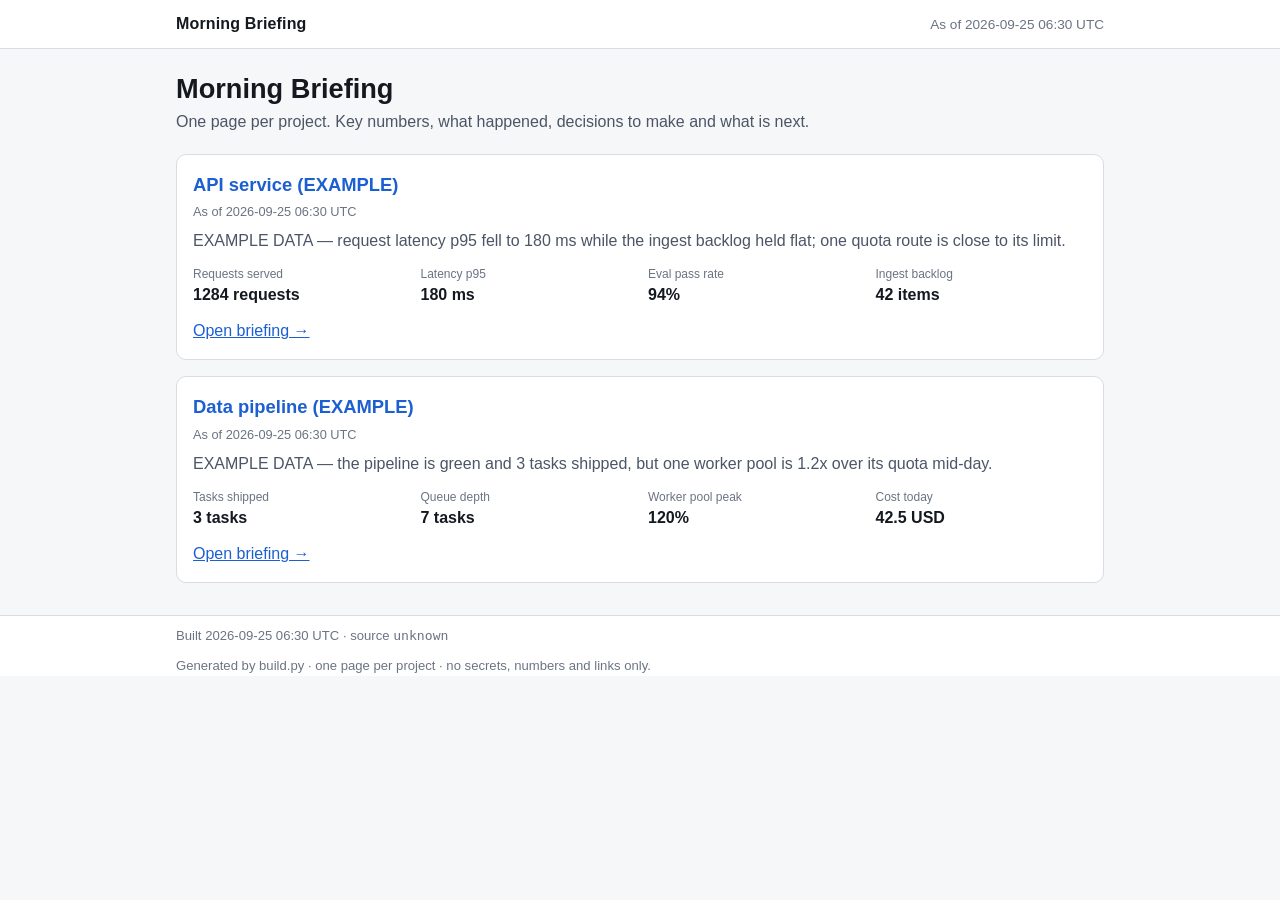
<file: docs/index.html>
<!DOCTYPE html>
<html lang="en" data-kind="index">
<head>
<meta charset="utf-8">
<meta name="viewport" content="width=device-width, initial-scale=1">
<meta name="color-scheme" content="light dark">
<meta name="description" content="Morning briefing">
<title>Morning Briefing</title>
<link rel="stylesheet" href="style.css">
</head>
<body>
<a class="skip-link" href="#main">Skip to content</a>
<header class="site-header">
  <div class="wrap header-inner">
    <p class="brand"><a href="index.html">Morning Briefing</a></p>
    <p class="as-of">As of <time datetime="2026-09-25T06:30:00Z">2026-09-25 06:30 UTC</time></p>
  </div>
</header>
<main id="main" class="wrap">
<h1 class="page-title">Morning Briefing</h1>
<p class="lede">One page per project. Key numbers, what happened, decisions to make and what is next.</p>
<section class="cards" aria-label="Projects">
<article class="card project-card"><h2><a href="example-api.html">API service (EXAMPLE)</a></h2><p class="as-of">As of 2026-09-25 06:30 UTC</p><p class="headline">EXAMPLE DATA — request latency p95 fell to 180 ms while the ingest backlog held flat; one quota route is close to its limit.</p><ul class="mini-tiles"><li><span class="m-label">Requests served</span><span class="m-value">1284 requests</span></li><li><span class="m-label">Latency p95</span><span class="m-value">180 ms</span></li><li><span class="m-label">Eval pass rate</span><span class="m-value">94%</span></li><li><span class="m-label">Ingest backlog</span><span class="m-value">42 items</span></li></ul><p class="more"><a href="example-api.html">Open briefing →</a></p></article><article class="card project-card"><h2><a href="example-pipeline.html">Data pipeline (EXAMPLE)</a></h2><p class="as-of">As of 2026-09-25 06:30 UTC</p><p class="headline">EXAMPLE DATA — the pipeline is green and 3 tasks shipped, but one worker pool is 1.2x over its quota mid-day.</p><ul class="mini-tiles"><li><span class="m-label">Tasks shipped</span><span class="m-value">3 tasks</span></li><li><span class="m-label">Queue depth</span><span class="m-value">7 tasks</span></li><li><span class="m-label">Worker pool peak</span><span class="m-value">120%</span></li><li><span class="m-label">Cost today</span><span class="m-value">42.5 USD</span></li></ul><p class="more"><a href="example-pipeline.html">Open briefing →</a></p></article>
</section>

</main>
<footer class="site-footer">
  <div class="wrap">
    <p>Built <time datetime="2026-09-25T06:30:00Z">2026-09-25 06:30 UTC</time> · source <code>unknown</code></p>
    <p class="muted">Generated by build.py · one page per project · no secrets, numbers and links only.</p>
  </div>
</footer>
</body>
</html>
</file>
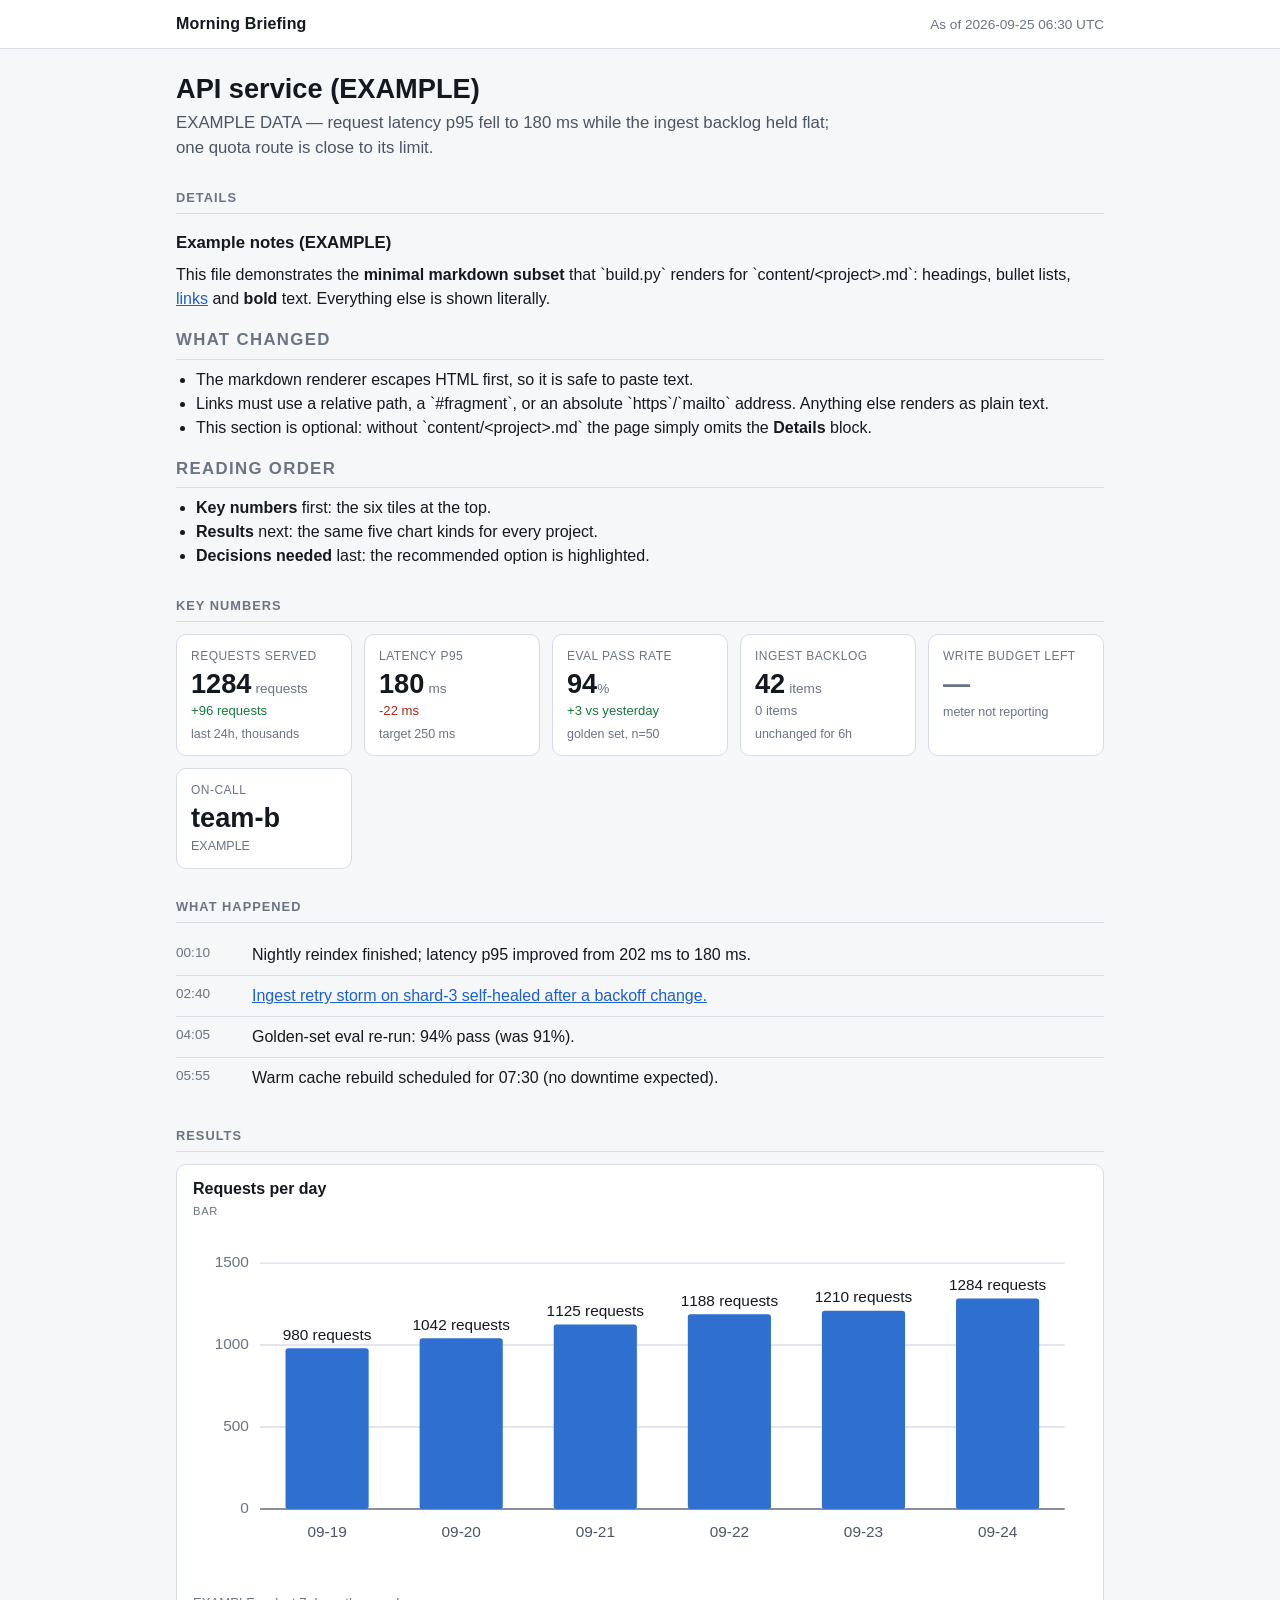
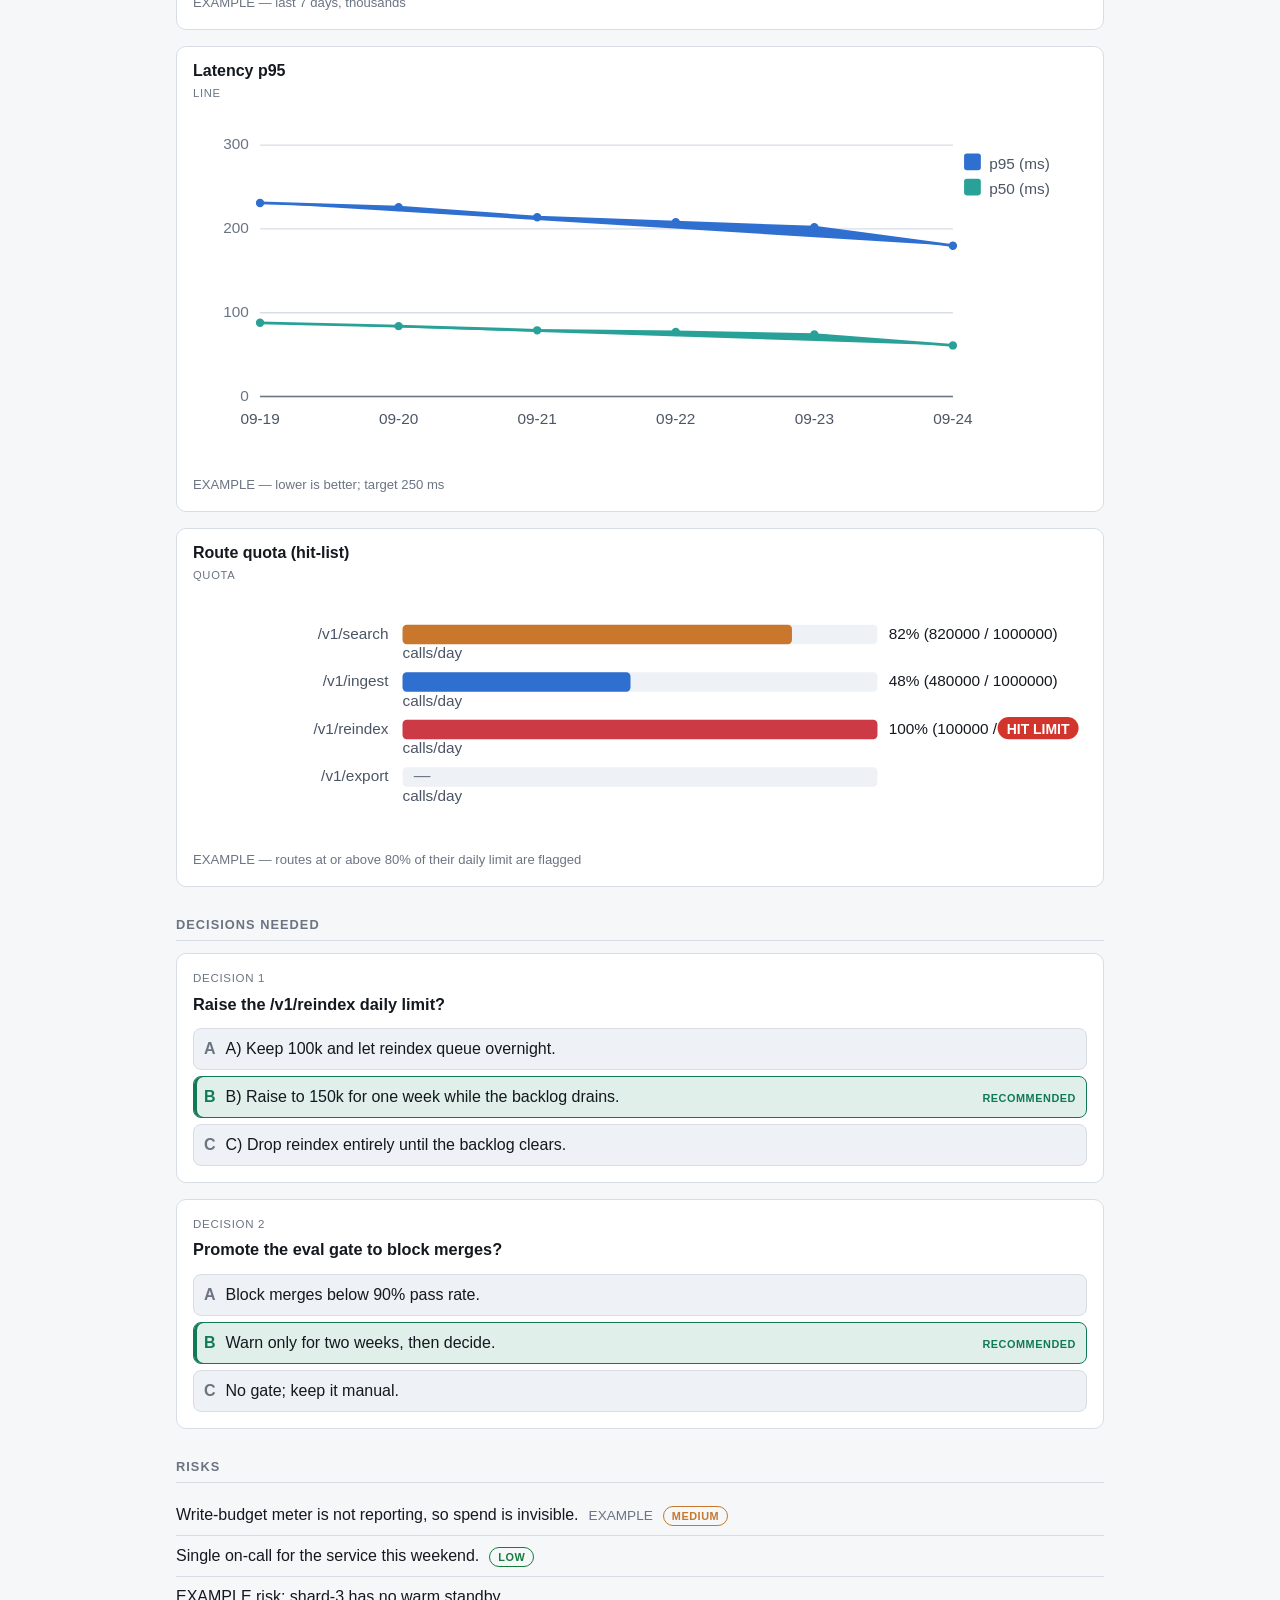
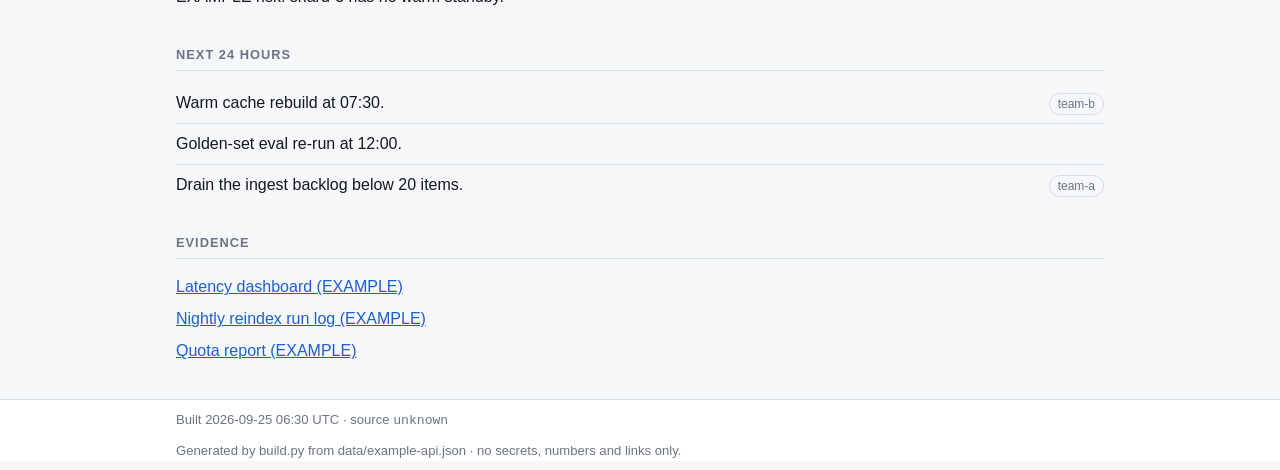
<file: docs/example-api.html>
<!DOCTYPE html>
<html lang="en" data-kind="project">
<head>
<meta charset="utf-8">
<meta name="viewport" content="width=device-width, initial-scale=1">
<meta name="color-scheme" content="light dark">
<meta name="description" content="Morning briefing">
<title>API service (EXAMPLE) — Morning Briefing</title>
<link rel="stylesheet" href="style.css">
</head>
<body>
<a class="skip-link" href="#main">Skip to content</a>
<header class="site-header">
  <div class="wrap header-inner">
    <p class="brand"><a href="index.html">Morning Briefing</a></p>
    <p class="as-of">As of <time datetime="2026-09-25T06:30:00Z">2026-09-25 06:30 UTC</time></p>
  </div>
</header>
<main id="main" class="wrap">
<header class="project-head">
  <h1 class="page-title">API service (EXAMPLE)</h1>
  <p class="headline">EXAMPLE DATA — request latency p95 fell to 180 ms while the ingest backlog held flat; one quota route is close to its limit.</p>
</header>
<section id="details" class="section"><h2>Details</h2><div class="markdown"><h1>Example notes (EXAMPLE)</h1>
<p>This file demonstrates the <strong>minimal markdown subset</strong> that `build.py` renders for `content/&lt;project&gt;.md`: headings, bullet lists, <a href="index.html">links</a> and <strong>bold</strong> text. Everything else is shown literally.</p>
<h2>What changed</h2>
<ul><li>The markdown renderer escapes HTML first, so it is safe to paste text.</li><li>Links must use a relative path, a `#fragment`, or an absolute `https`/`mailto` address. Anything else renders as plain text.</li><li>This section is optional: without `content/&lt;project&gt;.md` the page simply omits the <strong>Details</strong> block.</li></ul>
<h2>Reading order</h2>
<ul><li><strong>Key numbers</strong> first: the six tiles at the top.</li><li><strong>Results</strong> next: the same five chart kinds for every project.</li><li><strong>Decisions needed</strong> last: the recommended option is highlighted.</li></ul></div></section>
<section id="tiles" class="section">
  <h2>Key numbers</h2>
  <div class="tiles"><div class="tile"><p class="tile-label">Requests served</p><p class="tile-value">1284<span class="tile-unit">requests</span></p><p class="tile-delta up">+96 requests</p><p class="tile-note">last 24h, thousands</p></div><div class="tile"><p class="tile-label">Latency p95</p><p class="tile-value">180<span class="tile-unit">ms</span></p><p class="tile-delta down">-22 ms</p><p class="tile-note">target 250 ms</p></div><div class="tile"><p class="tile-label">Eval pass rate</p><p class="tile-value">94<span class="tile-unit tight">%</span></p><p class="tile-delta up">+3 vs yesterday</p><p class="tile-note">golden set, n=50</p></div><div class="tile"><p class="tile-label">Ingest backlog</p><p class="tile-value">42<span class="tile-unit">items</span></p><p class="tile-delta flat">0 items</p><p class="tile-note">unchanged for 6h</p></div><div class="tile"><p class="tile-label">Write budget left</p><p class="tile-value unknown">—</p><p class="tile-note">meter not reporting</p></div><div class="tile"><p class="tile-label">On-call</p><p class="tile-value">team-b</p><p class="tile-note">EXAMPLE</p></div></div>
</section>
<section id="timeline" class="section">
  <h2>What happened</h2>
  <ol class="timeline"><li><span class="t-time">00:10</span><span class="t-text">Nightly reindex finished; latency p95 improved from 202 ms to 180 ms.</span></li><li><span class="t-time">02:40</span><span class="t-text"><a href="https://example.com/api/runs/7741">Ingest retry storm on shard-3 self-healed after a backoff change.</a></span></li><li><span class="t-time">04:05</span><span class="t-text">Golden-set eval re-run: 94% pass (was 91%).</span></li><li><span class="t-time">05:55</span><span class="t-text">Warm cache rebuild scheduled for 07:30 (no downtime expected).</span></li></ol>
</section>
<section id="results" class="section">
  <h2>Results</h2>
  <figure class="card chart-card"><figcaption><h3>Requests per day</h3><p class="kind">bar</p></figcaption><svg class="chart" viewBox="0 0 640 260" width="100%" height="260" preserveAspectRatio="xMidYMid meet" role="img" aria-label="Requests per day"><line class="grid" x1="48" y1="204" x2="624" y2="204"/><text class="tick" x="40" y="207" text-anchor="end">0</text><line class="grid" x1="48" y1="145.33" x2="624" y2="145.33"/><text class="tick" x="40" y="148.33" text-anchor="end">500</text><line class="grid" x1="48" y1="86.67" x2="624" y2="86.67"/><text class="tick" x="40" y="89.67" text-anchor="end">1000</text><line class="grid" x1="48" y1="28" x2="624" y2="28"/><text class="tick" x="40" y="31" text-anchor="end">1500</text><line class="axis" x1="48" y1="204" x2="624" y2="204"/><rect class="s0 bar" x="66.24" y="89.01" width="59.52" height="114.99" rx="2"/><text class="value" x="96" y="83.01" text-anchor="middle">980 requests</text><text class="cat" x="96" y="224" text-anchor="middle">09-19</text><rect class="s0 bar" x="162.24" y="81.74" width="59.52" height="122.26" rx="2"/><text class="value" x="192" y="75.74" text-anchor="middle">1042 requests</text><text class="cat" x="192" y="224" text-anchor="middle">09-20</text><rect class="s0 bar" x="258.24" y="72" width="59.52" height="132" rx="2"/><text class="value" x="288" y="66" text-anchor="middle">1125 requests</text><text class="cat" x="288" y="224" text-anchor="middle">09-21</text><rect class="s0 bar" x="354.24" y="64.61" width="59.52" height="139.39" rx="2"/><text class="value" x="384" y="58.61" text-anchor="middle">1188 requests</text><text class="cat" x="384" y="224" text-anchor="middle">09-22</text><rect class="s0 bar" x="450.24" y="62.03" width="59.52" height="141.97" rx="2"/><text class="value" x="480" y="56.03" text-anchor="middle">1210 requests</text><text class="cat" x="480" y="224" text-anchor="middle">09-23</text><rect class="s0 bar" x="546.24" y="53.34" width="59.52" height="150.66" rx="2"/><text class="value" x="576" y="47.34" text-anchor="middle">1284 requests</text><text class="cat" x="576" y="224" text-anchor="middle">09-24</text></svg><p class="chart-note">EXAMPLE — last 7 days, thousands</p></figure><figure class="card chart-card"><figcaption><h3>Latency p95</h3><p class="kind">line</p></figcaption><svg class="chart" viewBox="0 0 640 260" width="100%" height="260" preserveAspectRatio="xMidYMid meet" role="img" aria-label="Latency p95"><line class="grid" x1="48" y1="208" x2="544" y2="208"/><text class="tick" x="40" y="211" text-anchor="end">0</text><line class="grid" x1="48" y1="148" x2="544" y2="148"/><text class="tick" x="40" y="151" text-anchor="end">100</text><line class="grid" x1="48" y1="88" x2="544" y2="88"/><text class="tick" x="40" y="91" text-anchor="end">200</text><line class="grid" x1="48" y1="28" x2="544" y2="28"/><text class="tick" x="40" y="31" text-anchor="end">300</text><line class="axis" x1="48" y1="208" x2="544" y2="208"/><polyline class="s0 line" points="48,69.4 147.2,72.4 246.4,79.6 345.6,83.2 444.8,86.8 544,100"/><circle class="s0 dot" cx="48" cy="69.4" r="2.5"/><circle class="s0 dot" cx="147.2" cy="72.4" r="2.5"/><circle class="s0 dot" cx="246.4" cy="79.6" r="2.5"/><circle class="s0 dot" cx="345.6" cy="83.2" r="2.5"/><circle class="s0 dot" cx="444.8" cy="86.8" r="2.5"/><circle class="s0 dot" cx="544" cy="100" r="2.5"/><rect class="s0 bar" x="552" y="34" width="12" height="12" rx="2"/><text class="legend" x="570" y="45">p95 (ms)</text><polyline class="s1 line" points="48,155.2 147.2,157.6 246.4,160.6 345.6,161.8 444.8,163.6 544,171.4"/><circle class="s1 dot" cx="48" cy="155.2" r="2.5"/><circle class="s1 dot" cx="147.2" cy="157.6" r="2.5"/><circle class="s1 dot" cx="246.4" cy="160.6" r="2.5"/><circle class="s1 dot" cx="345.6" cy="161.8" r="2.5"/><circle class="s1 dot" cx="444.8" cy="163.6" r="2.5"/><circle class="s1 dot" cx="544" cy="171.4" r="2.5"/><rect class="s1 bar" x="552" y="52" width="12" height="12" rx="2"/><text class="legend" x="570" y="63">p50 (ms)</text><text class="cat" x="48" y="228" text-anchor="middle">09-19</text><text class="cat" x="147.2" y="228" text-anchor="middle">09-20</text><text class="cat" x="246.4" y="228" text-anchor="middle">09-21</text><text class="cat" x="345.6" y="228" text-anchor="middle">09-22</text><text class="cat" x="444.8" y="228" text-anchor="middle">09-23</text><text class="cat" x="544" y="228" text-anchor="middle">09-24</text></svg><p class="chart-note">EXAMPLE — lower is better; target 250 ms</p></figure><figure class="card chart-card"><figcaption><h3>Route quota (hit-list)</h3><p class="kind">quota</p></figcaption><svg class="chart quota" viewBox="0 0 640 184" width="100%" height="184" preserveAspectRatio="xMidYMid meet" role="img" aria-label="Route quota (hit-list)"><text class="cat" x="140" y="37" text-anchor="end">/v1/search</text><rect class="track" x="150" y="27" width="340" height="14" rx="3"/><rect class="s2 bar" x="150" y="27" width="278.8" height="14" rx="3"/><text class="value" x="498" y="37">82% (820000 / 1000000)</text><text class="legend" x="150" y="51">calls/day</text><text class="cat" x="140" y="71" text-anchor="end">/v1/ingest</text><rect class="track" x="150" y="61" width="340" height="14" rx="3"/><rect class="s0 bar" x="150" y="61" width="163.2" height="14" rx="3"/><text class="value" x="498" y="71">48% (480000 / 1000000)</text><text class="legend" x="150" y="85">calls/day</text><text class="cat" x="140" y="105" text-anchor="end">/v1/reindex</text><rect class="track" x="150" y="95" width="340" height="14" rx="3"/><rect class="s4 bar" x="150" y="95" width="340" height="14" rx="3"/><text class="value" x="498" y="105">100% (100000 / 100000)</text><rect class="badge-bg" x="576" y="93" width="58" height="16" rx="8"/><text class="badge" x="605" y="105" text-anchor="middle">HIT LIMIT</text><text class="legend" x="150" y="119">calls/day</text><text class="cat" x="140" y="139" text-anchor="end">/v1/export</text><rect class="track" x="150" y="129" width="340" height="14" rx="3"/><text class="unknown" x="158" y="139">—</text><text class="legend" x="150" y="153">calls/day</text></svg><p class="chart-note">EXAMPLE — routes at or above 80% of their daily limit are flagged</p></figure>
</section>
<section id="decisions" class="section">
  <h2>Decisions needed</h2>
  <article class="card decision"><p class="d-num">Decision 1</p><h3>Raise the /v1/reindex daily limit?</h3><ul class="options"><li class=""><span class="opt-letter">A</span>A) Keep 100k and let reindex queue overnight.</li><li class="rec"><span class="opt-letter">B</span>B) Raise to 150k for one week while the backlog drains.<span class="rec-badge">recommended</span></li><li class=""><span class="opt-letter">C</span>C) Drop reindex entirely until the backlog clears.</li></ul></article><article class="card decision"><p class="d-num">Decision 2</p><h3>Promote the eval gate to block merges?</h3><ul class="options"><li class=""><span class="opt-letter">A</span>Block merges below 90% pass rate.</li><li class="rec"><span class="opt-letter">B</span>Warn only for two weeks, then decide.<span class="rec-badge">recommended</span></li><li class=""><span class="opt-letter">C</span>No gate; keep it manual.</li></ul></article>
</section>
<section id="risks" class="section">
  <h2>Risks</h2>
  <ul class="risks"><li>Write-budget meter is not reporting, so spend is invisible. <span class="note">EXAMPLE</span><span class="sev sev-medium">medium</span></li><li>Single on-call for the service this weekend.<span class="sev sev-low">low</span></li><li>EXAMPLE risk: shard-3 has no warm standby.</li></ul>
</section>
<section id="next24h" class="section">
  <h2>Next 24 hours</h2>
  <ul class="next24h"><li>Warm cache rebuild at 07:30.<span class="assignee">team-b</span></li><li>Golden-set eval re-run at 12:00.</li><li>Drain the ingest backlog below 20 items.<span class="assignee">team-a</span></li></ul>
</section>
<section id="evidence" class="section">
  <h2>Evidence</h2>
  <ul class="evidence"><li><a href="https://example.com/api/dash/latency">Latency dashboard (EXAMPLE)</a></li><li><a href="https://example.com/api/runs/7741">Nightly reindex run log (EXAMPLE)</a></li><li><a href="../example-api.html">Quota report (EXAMPLE)</a></li></ul>
</section>

</main>
<footer class="site-footer">
  <div class="wrap">
    <p>Built <time datetime="2026-09-25T06:30:00Z">2026-09-25 06:30 UTC</time> · source <code>unknown</code></p>
    <p class="muted">Generated by build.py from data/example-api.json · no secrets, numbers and links only.</p>
  </div>
</footer>
</body>
</html>
</file>
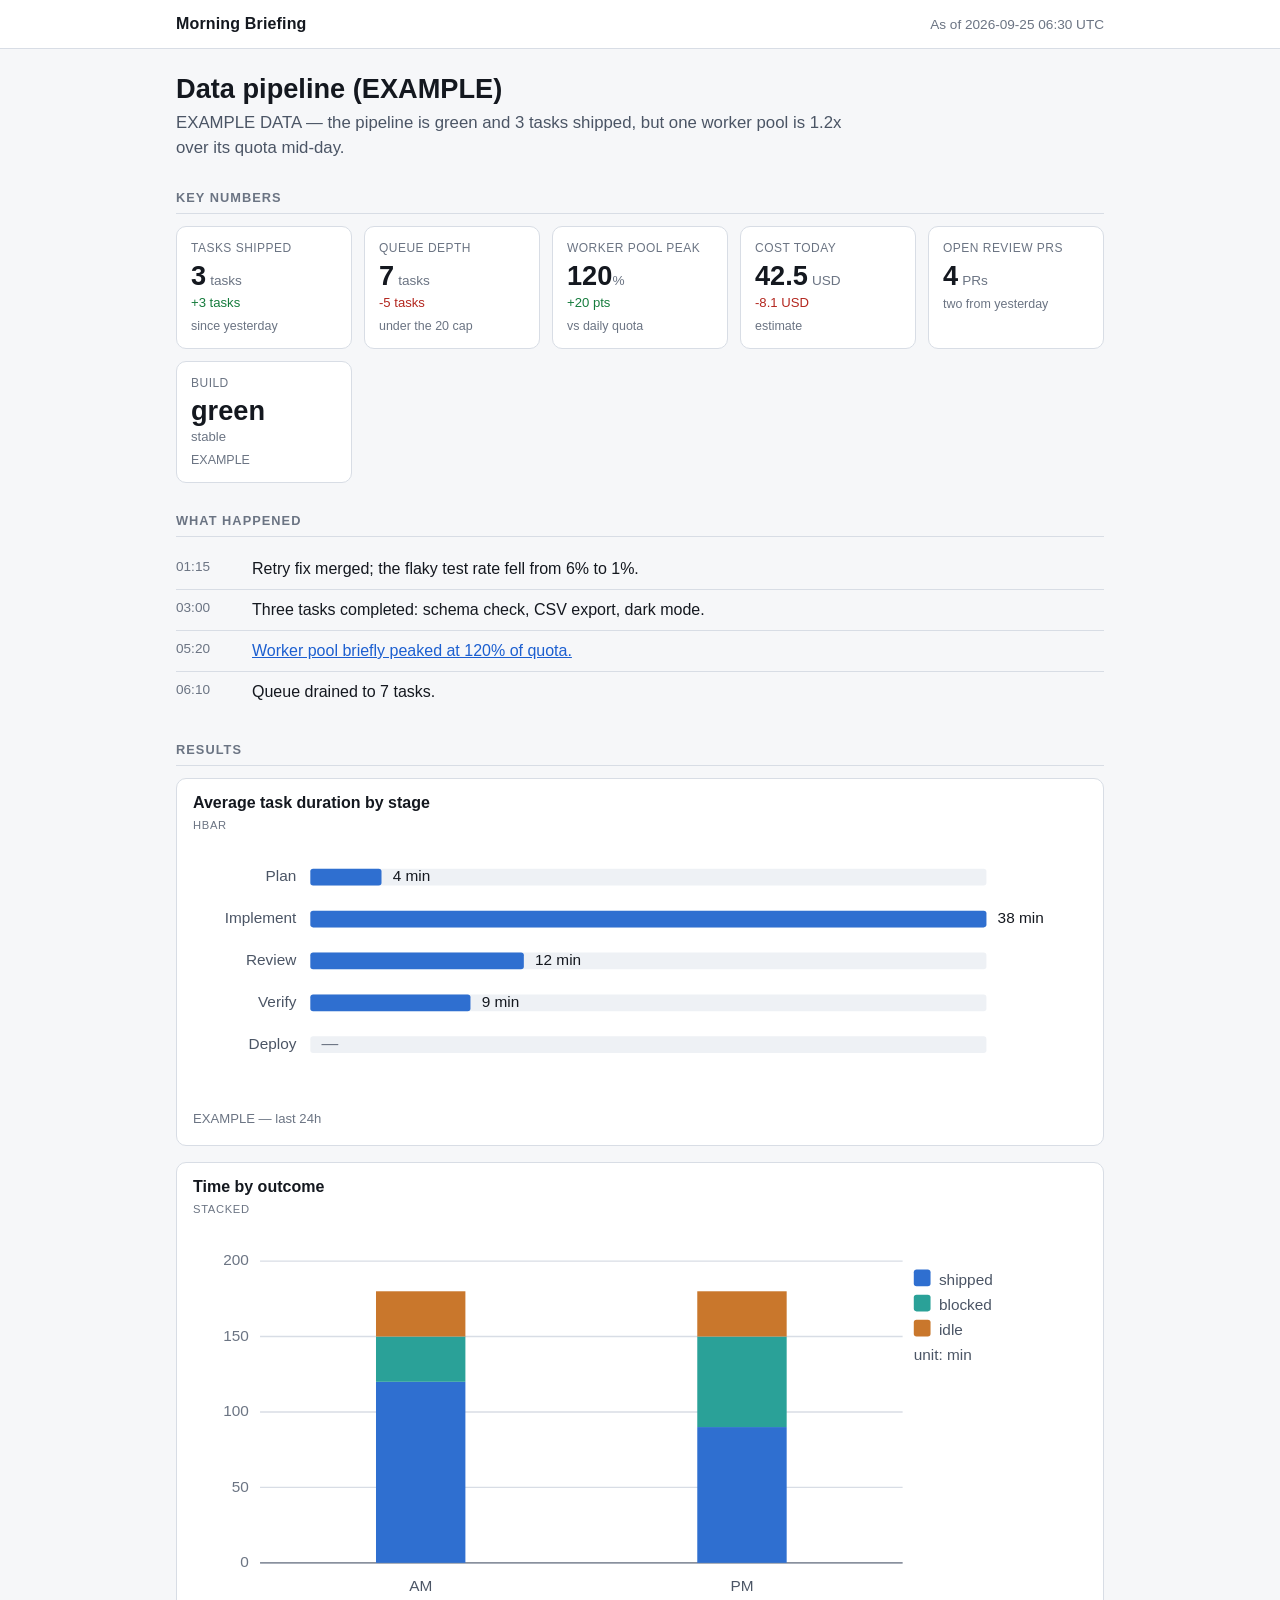
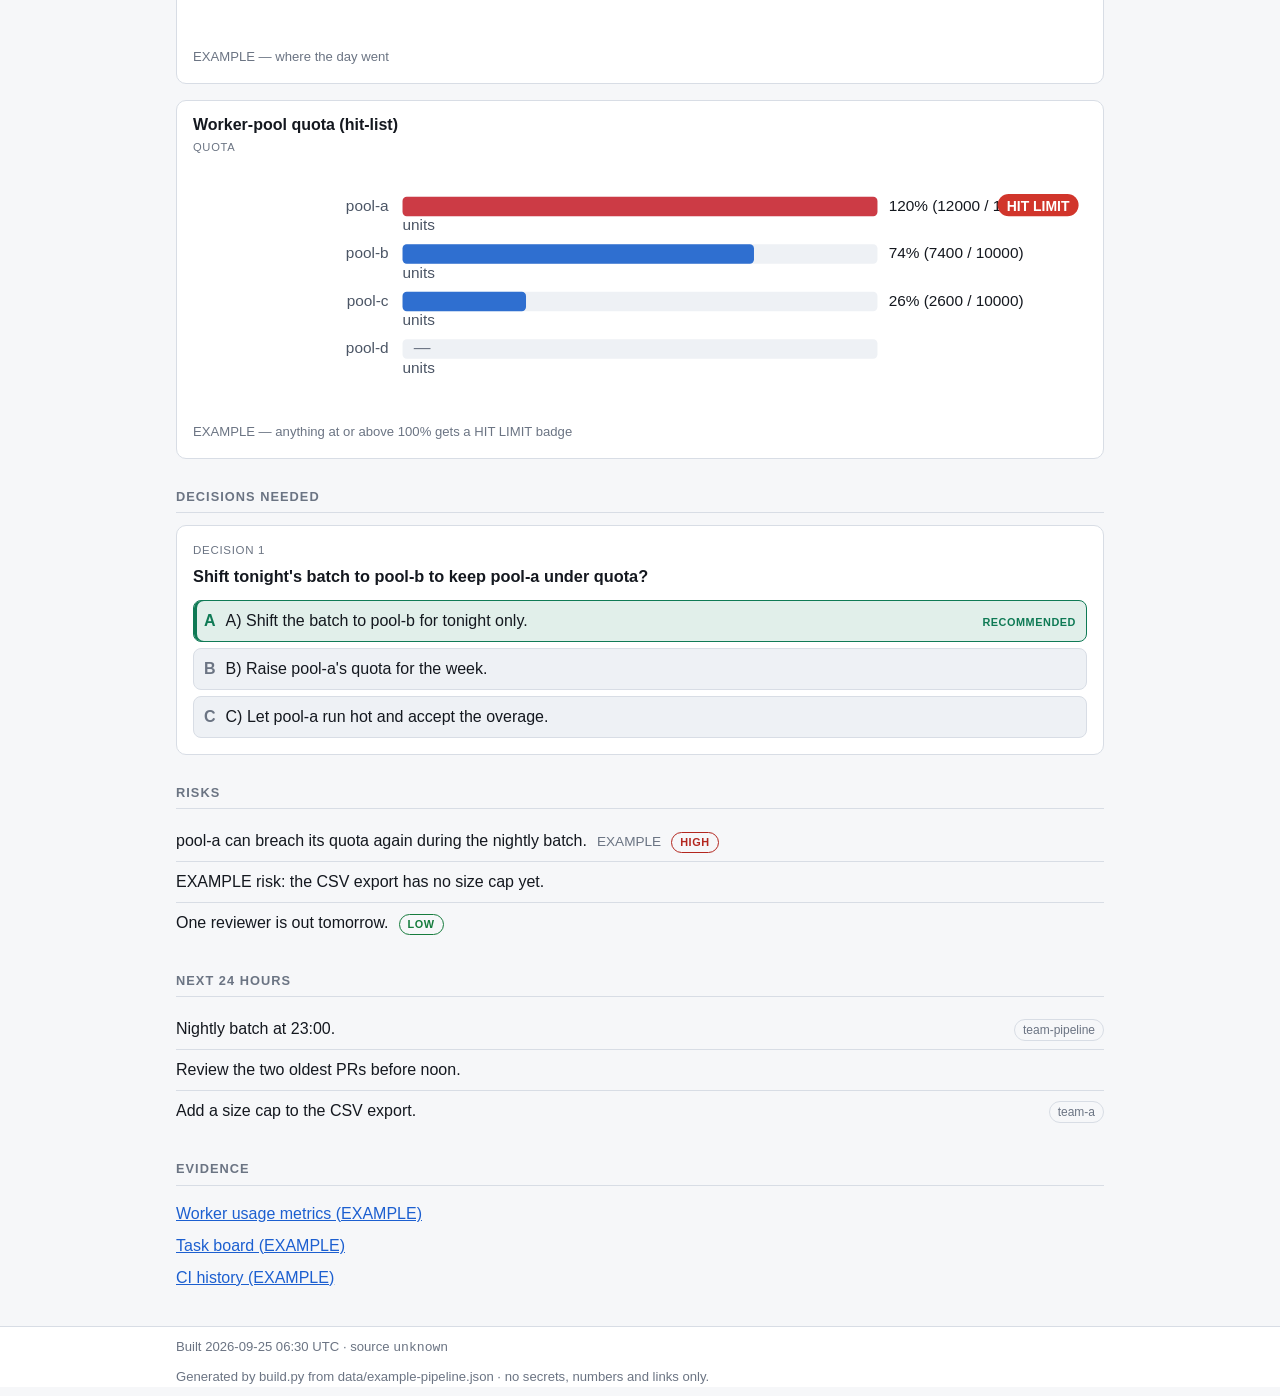
<file: docs/example-pipeline.html>
<!DOCTYPE html>
<html lang="en" data-kind="project">
<head>
<meta charset="utf-8">
<meta name="viewport" content="width=device-width, initial-scale=1">
<meta name="color-scheme" content="light dark">
<meta name="description" content="Morning briefing">
<title>Data pipeline (EXAMPLE) — Morning Briefing</title>
<link rel="stylesheet" href="style.css">
</head>
<body>
<a class="skip-link" href="#main">Skip to content</a>
<header class="site-header">
  <div class="wrap header-inner">
    <p class="brand"><a href="index.html">Morning Briefing</a></p>
    <p class="as-of">As of <time datetime="2026-09-25T06:30:00Z">2026-09-25 06:30 UTC</time></p>
  </div>
</header>
<main id="main" class="wrap">
<header class="project-head">
  <h1 class="page-title">Data pipeline (EXAMPLE)</h1>
  <p class="headline">EXAMPLE DATA — the pipeline is green and 3 tasks shipped, but one worker pool is 1.2x over its quota mid-day.</p>
</header>

<section id="tiles" class="section">
  <h2>Key numbers</h2>
  <div class="tiles"><div class="tile"><p class="tile-label">Tasks shipped</p><p class="tile-value">3<span class="tile-unit">tasks</span></p><p class="tile-delta up">+3 tasks</p><p class="tile-note">since yesterday</p></div><div class="tile"><p class="tile-label">Queue depth</p><p class="tile-value">7<span class="tile-unit">tasks</span></p><p class="tile-delta down">-5 tasks</p><p class="tile-note">under the 20 cap</p></div><div class="tile"><p class="tile-label">Worker pool peak</p><p class="tile-value">120<span class="tile-unit tight">%</span></p><p class="tile-delta up">+20 pts</p><p class="tile-note">vs daily quota</p></div><div class="tile"><p class="tile-label">Cost today</p><p class="tile-value">42.5<span class="tile-unit">USD</span></p><p class="tile-delta down">-8.1 USD</p><p class="tile-note">estimate</p></div><div class="tile"><p class="tile-label">Open review PRs</p><p class="tile-value">4<span class="tile-unit">PRs</span></p><p class="tile-note">two from yesterday</p></div><div class="tile"><p class="tile-label">Build</p><p class="tile-value">green</p><p class="tile-delta flat">stable</p><p class="tile-note">EXAMPLE</p></div></div>
</section>
<section id="timeline" class="section">
  <h2>What happened</h2>
  <ol class="timeline"><li><span class="t-time">01:15</span><span class="t-text">Retry fix merged; the flaky test rate fell from 6% to 1%.</span></li><li><span class="t-time">03:00</span><span class="t-text">Three tasks completed: schema check, CSV export, dark mode.</span></li><li><span class="t-time">05:20</span><span class="t-text"><a href="https://example.com/pipeline/metrics/usage">Worker pool briefly peaked at 120% of quota.</a></span></li><li><span class="t-time">06:10</span><span class="t-text">Queue drained to 7 tasks.</span></li></ol>
</section>
<section id="results" class="section">
  <h2>Results</h2>
  <figure class="card chart-card"><figcaption><h3>Average task duration by stage</h3><p class="kind">hbar</p></figcaption><svg class="chart hbar" viewBox="0 0 640 190" width="100%" height="190" preserveAspectRatio="xMidYMid meet" role="img" aria-label="Average task duration by stage"><text class="cat" x="74" y="31" text-anchor="end">Plan</text><rect class="track" x="84" y="22" width="484" height="12" rx="2"/><rect class="s0 bar" x="84" y="22" width="50.95" height="12" rx="2"/><text class="value" x="142.95" y="31">4 min</text><text class="cat" x="74" y="61" text-anchor="end">Implement</text><rect class="track" x="84" y="52" width="484" height="12" rx="2"/><rect class="s0 bar" x="84" y="52" width="484" height="12" rx="2"/><text class="value" x="576" y="61">38 min</text><text class="cat" x="74" y="91" text-anchor="end">Review</text><rect class="track" x="84" y="82" width="484" height="12" rx="2"/><rect class="s0 bar" x="84" y="82" width="152.84" height="12" rx="2"/><text class="value" x="244.84" y="91">12 min</text><text class="cat" x="74" y="121" text-anchor="end">Verify</text><rect class="track" x="84" y="112" width="484" height="12" rx="2"/><rect class="s0 bar" x="84" y="112" width="114.63" height="12" rx="2"/><text class="value" x="206.63" y="121">9 min</text><text class="cat" x="74" y="151" text-anchor="end">Deploy</text><rect class="track" x="84" y="142" width="484" height="12" rx="2"/><text class="unknown" x="92" y="151">—</text></svg><p class="chart-note">EXAMPLE — last 24h</p></figure><figure class="card chart-card"><figcaption><h3>Time by outcome</h3><p class="kind">stacked</p></figcaption><svg class="chart" viewBox="0 0 640 300" width="100%" height="300" preserveAspectRatio="xMidYMid meet" role="img" aria-label="Time by outcome"><line class="grid" x1="48" y1="244" x2="508" y2="244"/><text class="tick" x="40" y="247" text-anchor="end">0</text><line class="grid" x1="48" y1="190" x2="508" y2="190"/><text class="tick" x="40" y="193" text-anchor="end">50</text><line class="grid" x1="48" y1="136" x2="508" y2="136"/><text class="tick" x="40" y="139" text-anchor="end">100</text><line class="grid" x1="48" y1="82" x2="508" y2="82"/><text class="tick" x="40" y="85" text-anchor="end">150</text><line class="grid" x1="48" y1="28" x2="508" y2="28"/><text class="tick" x="40" y="31" text-anchor="end">200</text><line class="axis" x1="48" y1="244" x2="508" y2="244"/><rect class="s0 bar" x="131" y="114.4" width="64" height="129.6"/><rect class="s1 bar" x="131" y="82" width="64" height="32.4"/><rect class="s2 bar" x="131" y="49.6" width="64" height="32.4"/><text class="cat" x="163" y="264" text-anchor="middle">AM</text><rect class="s0 bar" x="361" y="146.8" width="64" height="97.2"/><rect class="s1 bar" x="361" y="82" width="64" height="64.8"/><rect class="s2 bar" x="361" y="49.6" width="64" height="32.4"/><text class="cat" x="393" y="264" text-anchor="middle">PM</text><rect class="s0 bar" x="516" y="34" width="12" height="12" rx="2"/><text class="legend" x="534" y="45">shipped</text><rect class="s1 bar" x="516" y="52" width="12" height="12" rx="2"/><text class="legend" x="534" y="63">blocked</text><rect class="s2 bar" x="516" y="70" width="12" height="12" rx="2"/><text class="legend" x="534" y="81">idle</text><text class="legend" x="516" y="99">unit: min</text></svg><p class="chart-note">EXAMPLE — where the day went</p></figure><figure class="card chart-card"><figcaption><h3>Worker-pool quota (hit-list)</h3><p class="kind">quota</p></figcaption><svg class="chart quota" viewBox="0 0 640 184" width="100%" height="184" preserveAspectRatio="xMidYMid meet" role="img" aria-label="Worker-pool quota (hit-list)"><text class="cat" x="140" y="37" text-anchor="end">pool-a</text><rect class="track" x="150" y="27" width="340" height="14" rx="3"/><rect class="s4 bar" x="150" y="27" width="340" height="14" rx="3"/><text class="value" x="498" y="37">120% (12000 / 10000)</text><rect class="badge-bg" x="576" y="25" width="58" height="16" rx="8"/><text class="badge" x="605" y="37" text-anchor="middle">HIT LIMIT</text><text class="legend" x="150" y="51">units</text><text class="cat" x="140" y="71" text-anchor="end">pool-b</text><rect class="track" x="150" y="61" width="340" height="14" rx="3"/><rect class="s0 bar" x="150" y="61" width="251.6" height="14" rx="3"/><text class="value" x="498" y="71">74% (7400 / 10000)</text><text class="legend" x="150" y="85">units</text><text class="cat" x="140" y="105" text-anchor="end">pool-c</text><rect class="track" x="150" y="95" width="340" height="14" rx="3"/><rect class="s0 bar" x="150" y="95" width="88.4" height="14" rx="3"/><text class="value" x="498" y="105">26% (2600 / 10000)</text><text class="legend" x="150" y="119">units</text><text class="cat" x="140" y="139" text-anchor="end">pool-d</text><rect class="track" x="150" y="129" width="340" height="14" rx="3"/><text class="unknown" x="158" y="139">—</text><text class="legend" x="150" y="153">units</text></svg><p class="chart-note">EXAMPLE — anything at or above 100% gets a HIT LIMIT badge</p></figure>
</section>
<section id="decisions" class="section">
  <h2>Decisions needed</h2>
  <article class="card decision"><p class="d-num">Decision 1</p><h3>Shift tonight&#x27;s batch to pool-b to keep pool-a under quota?</h3><ul class="options"><li class="rec"><span class="opt-letter">A</span>A) Shift the batch to pool-b for tonight only.<span class="rec-badge">recommended</span></li><li class=""><span class="opt-letter">B</span>B) Raise pool-a&#x27;s quota for the week.</li><li class=""><span class="opt-letter">C</span>C) Let pool-a run hot and accept the overage.</li></ul></article>
</section>
<section id="risks" class="section">
  <h2>Risks</h2>
  <ul class="risks"><li>pool-a can breach its quota again during the nightly batch. <span class="note">EXAMPLE</span><span class="sev sev-high">high</span></li><li>EXAMPLE risk: the CSV export has no size cap yet.</li><li>One reviewer is out tomorrow.<span class="sev sev-low">low</span></li></ul>
</section>
<section id="next24h" class="section">
  <h2>Next 24 hours</h2>
  <ul class="next24h"><li>Nightly batch at 23:00.<span class="assignee">team-pipeline</span></li><li>Review the two oldest PRs before noon.</li><li>Add a size cap to the CSV export.<span class="assignee">team-a</span></li></ul>
</section>
<section id="evidence" class="section">
  <h2>Evidence</h2>
  <ul class="evidence"><li><a href="https://example.com/pipeline/metrics/usage">Worker usage metrics (EXAMPLE)</a></li><li><a href="https://example.com/pipeline/board">Task board (EXAMPLE)</a></li><li><a href="../example-pipeline.html">CI history (EXAMPLE)</a></li></ul>
</section>

</main>
<footer class="site-footer">
  <div class="wrap">
    <p>Built <time datetime="2026-09-25T06:30:00Z">2026-09-25 06:30 UTC</time> · source <code>unknown</code></p>
    <p class="muted">Generated by build.py from data/example-pipeline.json · no secrets, numbers and links only.</p>
  </div>
</footer>
</body>
</html>
</file>
<file: docs/style.css>
/* Morning briefing — one stylesheet for both projects.
   No web fonts, no external assets: system stack only, so the page loads in
   one request and works offline. */

:root {
  color-scheme: light dark;
  --font: -apple-system, BlinkMacSystemFont, "Segoe UI", Roboto, "Helvetica Neue",
          Arial, "Noto Sans", sans-serif;
  --mono: ui-monospace, SFMono-Regular, "SF Mono", Menlo, Consolas, monospace;

  --bg: #f6f7f9;
  --panel: #ffffff;
  --panel-alt: #eef1f5;
  --ink: #14181f;
  --ink-soft: #4b5565;
  --ink-faint: #6b7483;
  --line: #d8dde5;
  --accent: #1c5fd0;
  --up: #167c3d;
  --down: #b3261e;
  --hit: #d1352b;
  --rec: #0f7a55;

  --c0: #2f6fd0;
  --c1: #2aa198;
  --c2: #c9772c;
  --c3: #8a5cd6;
  --c4: #cc3b45;
  --c5: #5b7089;
  --radius: 10px;
}

@media (prefers-color-scheme: dark) {
  :root {
    --bg: #10141a;
    --panel: #171c24;
    --panel-alt: #1e242d;
    --ink: #eef1f5;
    --ink-soft: #c2cad6;
    --ink-faint: #94a0b0;
    --line: #2c3540;
    --accent: #6ea8ff;
    --up: #4ec97e;
    --down: #ff7b72;
    --hit: #ff6b5e;
    --rec: #39c48c;

    --c0: #6ea8ff;
    --c1: #4fd1c5;
    --c2: #f0a95c;
    --c3: #b79dff;
    --c4: #ff7b72;
    --c5: #9fb0c3;
  }
}

* { box-sizing: border-box; }

html { -webkit-text-size-adjust: 100%; }

body {
  margin: 0;
  background: var(--bg);
  color: var(--ink);
  font-family: var(--font);
  font-size: 16px;
  line-height: 1.5;
  overflow-x: hidden;
}

.wrap {
  max-width: 960px;
  margin: 0 auto;
  padding: 0 16px;
}

a { color: var(--accent); }
a:hover { text-decoration: none; }

.skip-link {
  position: absolute;
  left: -9999px;
  top: 0;
  background: var(--panel);
  padding: 8px 12px;
  z-index: 10;
}
.skip-link:focus { left: 8px; top: 8px; }

/* header / footer ------------------------------------------------------- */

.site-header {
  background: var(--panel);
  border-bottom: 1px solid var(--line);
}
.header-inner {
  display: flex;
  flex-wrap: wrap;
  gap: 4px 16px;
  align-items: baseline;
  justify-content: space-between;
  padding-top: 12px;
  padding-bottom: 12px;
}
.brand { margin: 0; font-weight: 700; letter-spacing: 0.01em; }
.brand a { color: var(--ink); text-decoration: none; }
.as-of { margin: 0; color: var(--ink-faint); font-size: 0.85rem; }

.site-footer {
  margin-top: 32px;
  border-top: 1px solid var(--line);
  background: var(--panel);
  color: var(--ink-faint);
  font-size: 0.82rem;
}
.site-footer p { margin: 10px 0; }
.site-footer code { font-family: var(--mono); }
.muted { color: var(--ink-faint); }

/* headings -------------------------------------------------------------- */

.page-title { font-size: 1.7rem; line-height: 1.2; margin: 24px 0 4px; }
.project-head .headline {
  font-size: 1.05rem;
  color: var(--ink-soft);
  margin: 0 0 8px;
  max-width: 72ch;
}
.section { margin: 28px 0; }
.section h2 {
  font-size: 0.8rem;
  text-transform: uppercase;
  letter-spacing: 0.08em;
  color: var(--ink-faint);
  border-bottom: 1px solid var(--line);
  padding-bottom: 6px;
  margin: 0 0 12px;
}
.lede { color: var(--ink-soft); margin: 0 0 20px; max-width: 72ch; }
.empty { color: var(--ink-faint); font-style: italic; margin: 0; }

/* cards ----------------------------------------------------------------- */

.card {
  background: var(--panel);
  border: 1px solid var(--line);
  border-radius: var(--radius);
  padding: 16px;
  margin: 0 0 16px;
}

.cards .project-card h2 { margin: 0 0 4px; font-size: 1.15rem; }
.cards .project-card h2 a { text-decoration: none; }
.cards .project-card .as-of { color: var(--ink-faint); font-size: 0.8rem; margin: 0 0 8px; }
.cards .project-card .headline { margin: 0 0 12px; color: var(--ink-soft); }
.more { margin: 12px 0 0; }

.mini-tiles {
  list-style: none;
  margin: 0;
  padding: 0;
  display: grid;
  grid-template-columns: repeat(auto-fit, minmax(120px, 1fr));
  gap: 8px 16px;
}
.mini-tiles li { display: flex; flex-direction: column; }
.m-label { font-size: 0.75rem; color: var(--ink-faint); }
.m-value { font-variant-numeric: tabular-nums; font-weight: 600; }

/* tiles ----------------------------------------------------------------- */

.tiles {
  display: grid;
  grid-template-columns: repeat(auto-fit, minmax(150px, 1fr));
  gap: 12px;
}
.tile {
  background: var(--panel);
  border: 1px solid var(--line);
  border-radius: var(--radius);
  padding: 12px 14px;
  min-width: 0;
}
.tile-label {
  margin: 0;
  font-size: 0.75rem;
  text-transform: uppercase;
  letter-spacing: 0.04em;
  color: var(--ink-faint);
}
.tile-value {
  margin: 4px 0 0;
  font-size: 1.7rem;
  font-weight: 700;
  font-variant-numeric: tabular-nums;
  line-height: 1.1;
  overflow-wrap: anywhere;
}
.tile-value.unknown { color: var(--ink-faint); }
.tile-unit { font-size: 0.85rem; font-weight: 500; color: var(--ink-faint); margin-left: 4px; }
.tile-unit.tight { margin-left: 0; }
.tile-delta { margin: 2px 0 0; font-size: 0.82rem; }
.tile-delta.up { color: var(--up); }
.tile-delta.down { color: var(--down); }
.tile-delta.flat { color: var(--ink-faint); }
.tile-note { margin: 4px 0 0; font-size: 0.78rem; color: var(--ink-faint); }

/* timeline -------------------------------------------------------------- */

.timeline { list-style: none; margin: 0; padding: 0; }
.timeline li {
  display: grid;
  grid-template-columns: 64px 1fr;
  gap: 12px;
  padding: 8px 0;
  border-bottom: 1px solid var(--line);
}
.timeline li:last-child { border-bottom: 0; }
.t-time { color: var(--ink-faint); font-variant-numeric: tabular-nums; font-size: 0.85rem; }
.t-text { min-width: 0; overflow-wrap: anywhere; }

/* charts ---------------------------------------------------------------- */

.chart-card { padding: 12px 16px 16px; }
.chart-card figcaption { margin-bottom: 4px; }
.chart-card h3 { margin: 0; font-size: 1rem; }
.chart-card .kind {
  margin: 2px 0 0;
  font-size: 0.7rem;
  text-transform: uppercase;
  letter-spacing: 0.06em;
  color: var(--ink-faint);
}
.chart { display: block; width: 100%; height: auto; }
.chart-note { margin: 6px 0 0; font-size: 0.82rem; color: var(--ink-faint); }

.chart .grid { stroke: var(--line); stroke-width: 1; }
.chart .axis { stroke: var(--ink-faint); stroke-width: 1; }
.chart .zero { stroke: var(--ink-faint); stroke-width: 2; stroke-dasharray: 3 3; }
.chart .track { fill: var(--panel-alt); }
.chart .tick { fill: var(--ink-faint); font-size: 11px; font-family: var(--font); }
.chart .cat { fill: var(--ink-soft); font-size: 11px; font-family: var(--font); }
.chart .value { fill: var(--ink); font-size: 11px; font-family: var(--font); }
.chart .legend { fill: var(--ink-soft); font-size: 11px; font-family: var(--font); }
.chart .unknown { fill: var(--ink-faint); font-size: 12px; font-family: var(--font); font-style: italic; }
.chart .line { fill: none; stroke-width: 2; }
.chart .dot { stroke: var(--panel); stroke-width: 1; }
.chart .badge-bg { fill: var(--hit); }
.chart .badge { fill: #ffffff; font-size: 10px; font-weight: 700; font-family: var(--font); }

.chart .s0 { fill: var(--c0); }
.chart .s1 { fill: var(--c1); }
.chart .s2 { fill: var(--c2); }
.chart .s3 { fill: var(--c3); }
.chart .s4 { fill: var(--c4); }
.chart .s5 { fill: var(--c5); }
.chart .s0.line, .chart .s0.dot { stroke: var(--c0); }
.chart .s1.line, .chart .s1.dot { stroke: var(--c1); }
.chart .s2.line, .chart .s2.dot { stroke: var(--c2); }
.chart .s3.line, .chart .s3.dot { stroke: var(--c3); }
.chart .s4.line, .chart .s4.dot { stroke: var(--c4); }
.chart .s5.line, .chart .s5.dot { stroke: var(--c5); }
.chart .s0.dot { fill: var(--c0); }
.chart .s1.dot { fill: var(--c1); }
.chart .s2.dot { fill: var(--c2); }
.chart .s3.dot { fill: var(--c3); }
.chart .s4.dot { fill: var(--c4); }
.chart .s5.dot { fill: var(--c5); }

/* decisions ------------------------------------------------------------- */

.decision .d-num {
  margin: 0;
  font-size: 0.72rem;
  text-transform: uppercase;
  letter-spacing: 0.06em;
  color: var(--ink-faint);
}
.decision h3 { margin: 4px 0 12px; font-size: 1.02rem; }
.options { list-style: none; margin: 0; padding: 0; display: grid; gap: 6px; }
.options li {
  display: flex;
  align-items: baseline;
  gap: 10px;
  padding: 8px 10px;
  border: 1px solid var(--line);
  border-radius: 8px;
  background: var(--panel-alt);
}
.options li.rec {
  border-color: var(--rec);
  background: color-mix(in srgb, var(--rec) 12%, transparent);
  box-shadow: inset 3px 0 0 var(--rec);
}
.opt-letter { font-weight: 700; color: var(--ink-faint); }
.options li.rec .opt-letter { color: var(--rec); }
.rec-badge {
  margin-left: auto;
  font-size: 0.68rem;
  text-transform: uppercase;
  letter-spacing: 0.05em;
  font-weight: 700;
  color: var(--rec);
}

/* lists ----------------------------------------------------------------- */

.risks, .next24h, .evidence { list-style: none; margin: 0; padding: 0; }
.risks li, .next24h li {
  padding: 8px 0;
  border-bottom: 1px solid var(--line);
  display: flex;
  align-items: baseline;
  gap: 10px;
  flex-wrap: wrap;
}
.risks li:last-child, .next24h li:last-child { border-bottom: 0; }
.evidence li { padding: 4px 0; }
.note { color: var(--ink-faint); font-size: 0.85rem; }
.assignee {
  margin-left: auto;
  font-size: 0.75rem;
  color: var(--ink-faint);
  border: 1px solid var(--line);
  border-radius: 999px;
  padding: 1px 8px;
}
.sev {
  font-size: 0.68rem;
  text-transform: uppercase;
  letter-spacing: 0.05em;
  font-weight: 700;
  border-radius: 999px;
  padding: 1px 8px;
}
.sev-low { color: var(--up); border: 1px solid currentColor; }
.sev-medium { color: var(--c2); border: 1px solid currentColor; }
.sev-high { color: var(--down); border: 1px solid currentColor; }

/* markdown -------------------------------------------------------------- */

.markdown h1, .markdown h2, .markdown h3 { font-size: 1.05rem; margin: 16px 0 8px; }
.markdown p { margin: 8px 0; }
.markdown ul { margin: 8px 0; padding-left: 20px; }

/* phone-width safety ---------------------------------------------------- */

@media (max-width: 560px) {
  .page-title { font-size: 1.4rem; }
  .tiles { grid-template-columns: repeat(auto-fit, minmax(132px, 1fr)); }
  .timeline li { grid-template-columns: 52px 1fr; gap: 8px; }
  .options li { flex-wrap: wrap; }
  .rec-badge { margin-left: 0; }
}

/* print ----------------------------------------------------------------- */

@media print {
  :root {
    --bg: #ffffff;
    --panel: #ffffff;
    --panel-alt: #ffffff;
    --ink: #000000;
    --ink-soft: #222222;
    --ink-faint: #555555;
    --line: #999999;
  }
  body { background: #ffffff; color: #000000; font-size: 11pt; }
  .skip-link { display: none; }
  .site-header, .site-footer { background: #ffffff; }
  .card, .tile { break-inside: avoid; page-break-inside: avoid; }
  .section { break-inside: avoid-page; }
  a { color: #000000; text-decoration: underline; }
  .chart { max-width: 100%; }
}
</file>
